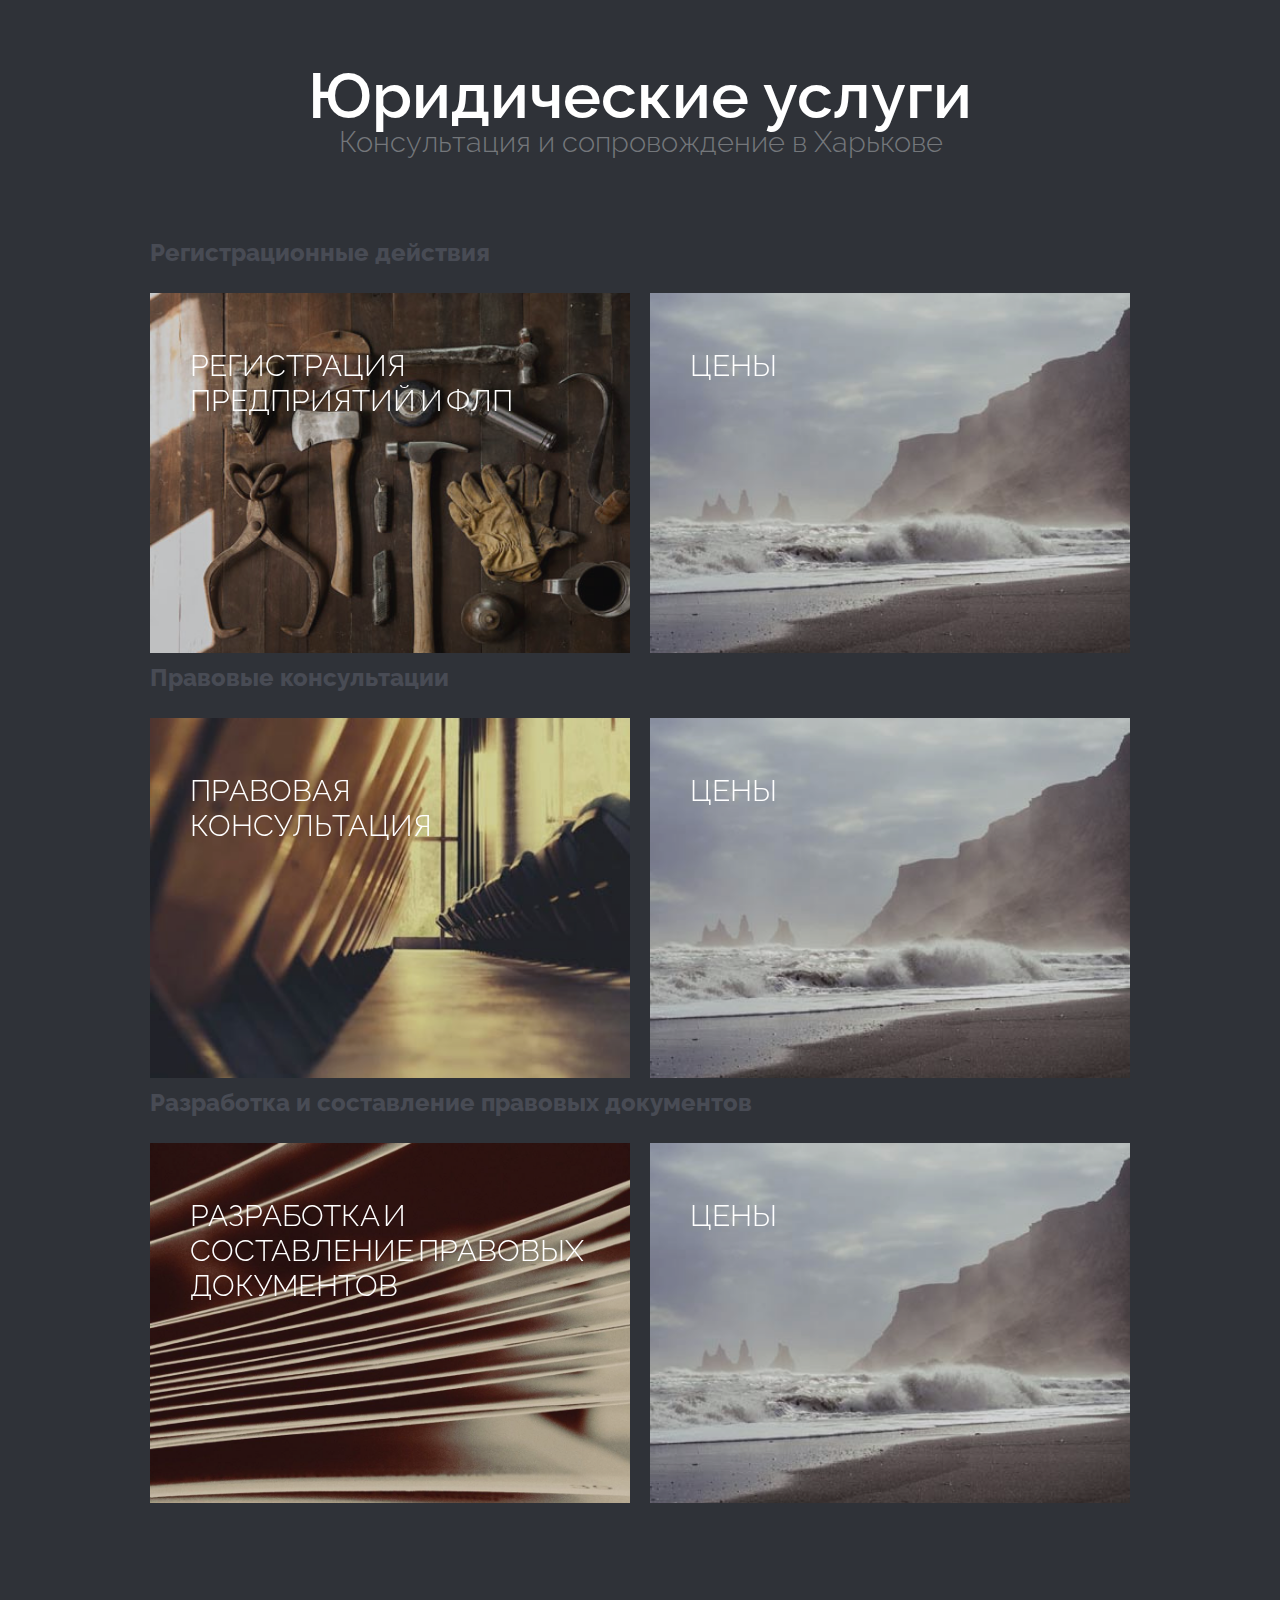
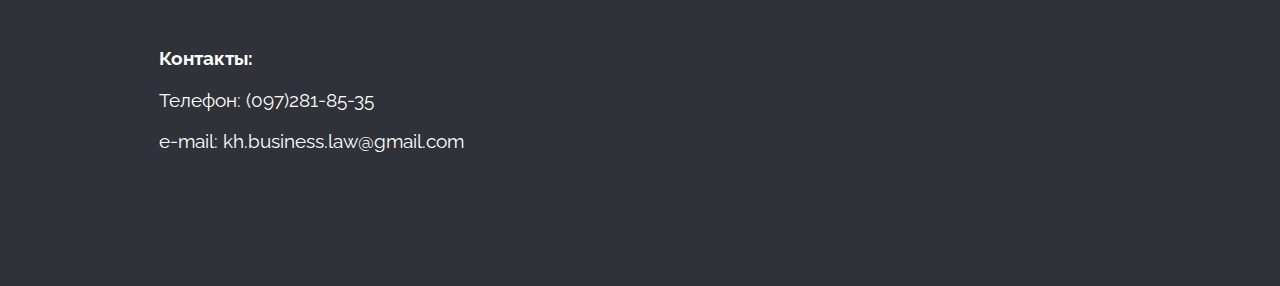
<file: index.html>
<!DOCTYPE html>
<html lang="en" class="no-js">
	<head>
		<meta charset="UTF-8" />
		<meta http-equiv="X-UA-Compatible" content="IE=edge">
		<meta name="viewport" content="width=device-width, initial-scale=1">
		<title>Юридические услуги | Услуги</title>
		<meta name="description" content="Юридические услуги, Law services" />
		<meta name="keywords" content="lawyer, aggreement, юрист харьков, договор, договор харьков, аренда, аренда харьков, консультации, юридическое сопровождение, консальтинг,
		внешнеэкономичекая деятельность, ВЭД, хозяйственное право" />
		<link rel="shortcut icon" href="../favicon.ico">
		<link href='http://fonts.googleapis.com/css?family=Raleway:400,800,300' rel='stylesheet' type='text/css'>
		<link rel="stylesheet" type="text/css" href="css/normalize.css" />
		<link rel="stylesheet" type="text/css" href="css/demo.css" />
		<link rel="stylesheet" type="text/css" href="css/set2.css" />
		<!--[if IE]>
  		<script src="http://html5shiv.googlecode.com/svn/trunk/html5.js"></script>
		<![endif]-->
	</head>
	<body>
			<header class="codrops-header">
				<h1>Юридические услуги <span>Консультация и сопровождение в Харькове</span></h1>

			</header>
			<div class="content">
				<h2>Регистрационные действия</h2>
				<div class="grid">
					<figure class="effect-julia">
						<img src="img/29.jpg" alt="img29"/>
						<figcaption>
							<h2>Регистрация  предприятий и ФЛП</h2>
							<div>
								<p>Разработка документации</p>
								<p>Регистрация предприятия и ФЛП </p>
								<p>Постановка на учет</p>
								<p>Открытие банковского счета</p>
								<p>Оформление печати</p>
							</div>
							<a href="#">View more</a>
						</figcaption>
					</figure>
					<figure class="effect-julia">
						<img src="img/22.jpg" alt="img22"/>
						<figcaption>
							<h2>Цены</h2>
							<div>
								<p>Регистрация ООО  от 3000 грн.</p>
								<p>Регистрация ФЛП 900 грн.</p>
								<p>Открытие счета в банке 400 грн.</p>
								<p>Оформление печати 550 грн.</p>

							</div>
							<a href="#">View more</a>
						</figcaption>
					</figure>
				</div>
				<div class="content">
					<h2>Правовые  консультации</h2>
					<div class="grid">
						<figure class="effect-julia">
							<img src="img/1.jpg" alt="img1"/>
							<figcaption>
								<h2>Правовая консультация</h2>
								<div>
									<p>В сфере: Гражданского права</p>
									<p>Земельного права</p>
								  <p>Хозяйственного права</p>
									<p>Трудового права</p>
									<p>Корпоративного права</p>
								</div>
								<a href="#">View more</a>
							</figcaption>
						</figure>
						<figure class="effect-julia">
							<img src="img/22.jpg" alt="img22"/>
							<figcaption>
								<h2>Цены</h2>
								<div>
									<p>От 400 грн.</p>
								</div>


								<a href="#">View more</a>
							</figcaption>
						</figure>
					</div>
					<div class="content">
						<h2>Разработка и составление правовых документов</h2>
						<div class="grid">
							<figure class="effect-julia">
								<img src="img/35.jpg" alt="img35"/>
								<figcaption>
									<h2>Разработка и составление правовых документов</h2>
									<div>
										<p>Разработка типового договора с учетом защиты интересов заказчика</p>
										<p>Составление претензий, исковых заявлений, апелляционных жалоб</p>
									  <p>Составление ходатайств, заявлений</p>

									</div>
									<a href="#">View more</a>
								</figcaption>
							</figure>
							<figure class="effect-julia">
								<img src="img/22.jpg" alt="img22"/>
								<figcaption>
									<h2>Цены</h2>
									<div>
										<p>Разработка договора от 500 грн.</p>
										<p>Составление претензий, заявлений, жалоб от 600 грн.</br></p>
										<p>Составление ходатайств,<br>заявлений oт 200 грн.</br></p>
									</div>


									<a href="#">View more</a>
								</figcaption>
							</figure>
						</div>
			
			<!-- Related demos -->
			<section class="related">
				<p><strong>Контакты:</strong></p>
				<p>Телефон: (097)281-85-35</p>
				<p>e-mail: kh.business.law@gmail.com</p>
			</section>
		</div><!-- /container -->
		<script>
			// For Demo purposes only (show hover effect on mobile devices)
			[].slice.call( document.querySelectorAll('a[href="#"') ).forEach( function(el) {
				el.addEventListener( 'click', function(ev) { ev.preventDefault(); } );
			} );
		</script>
	</body>
</html>
</file>
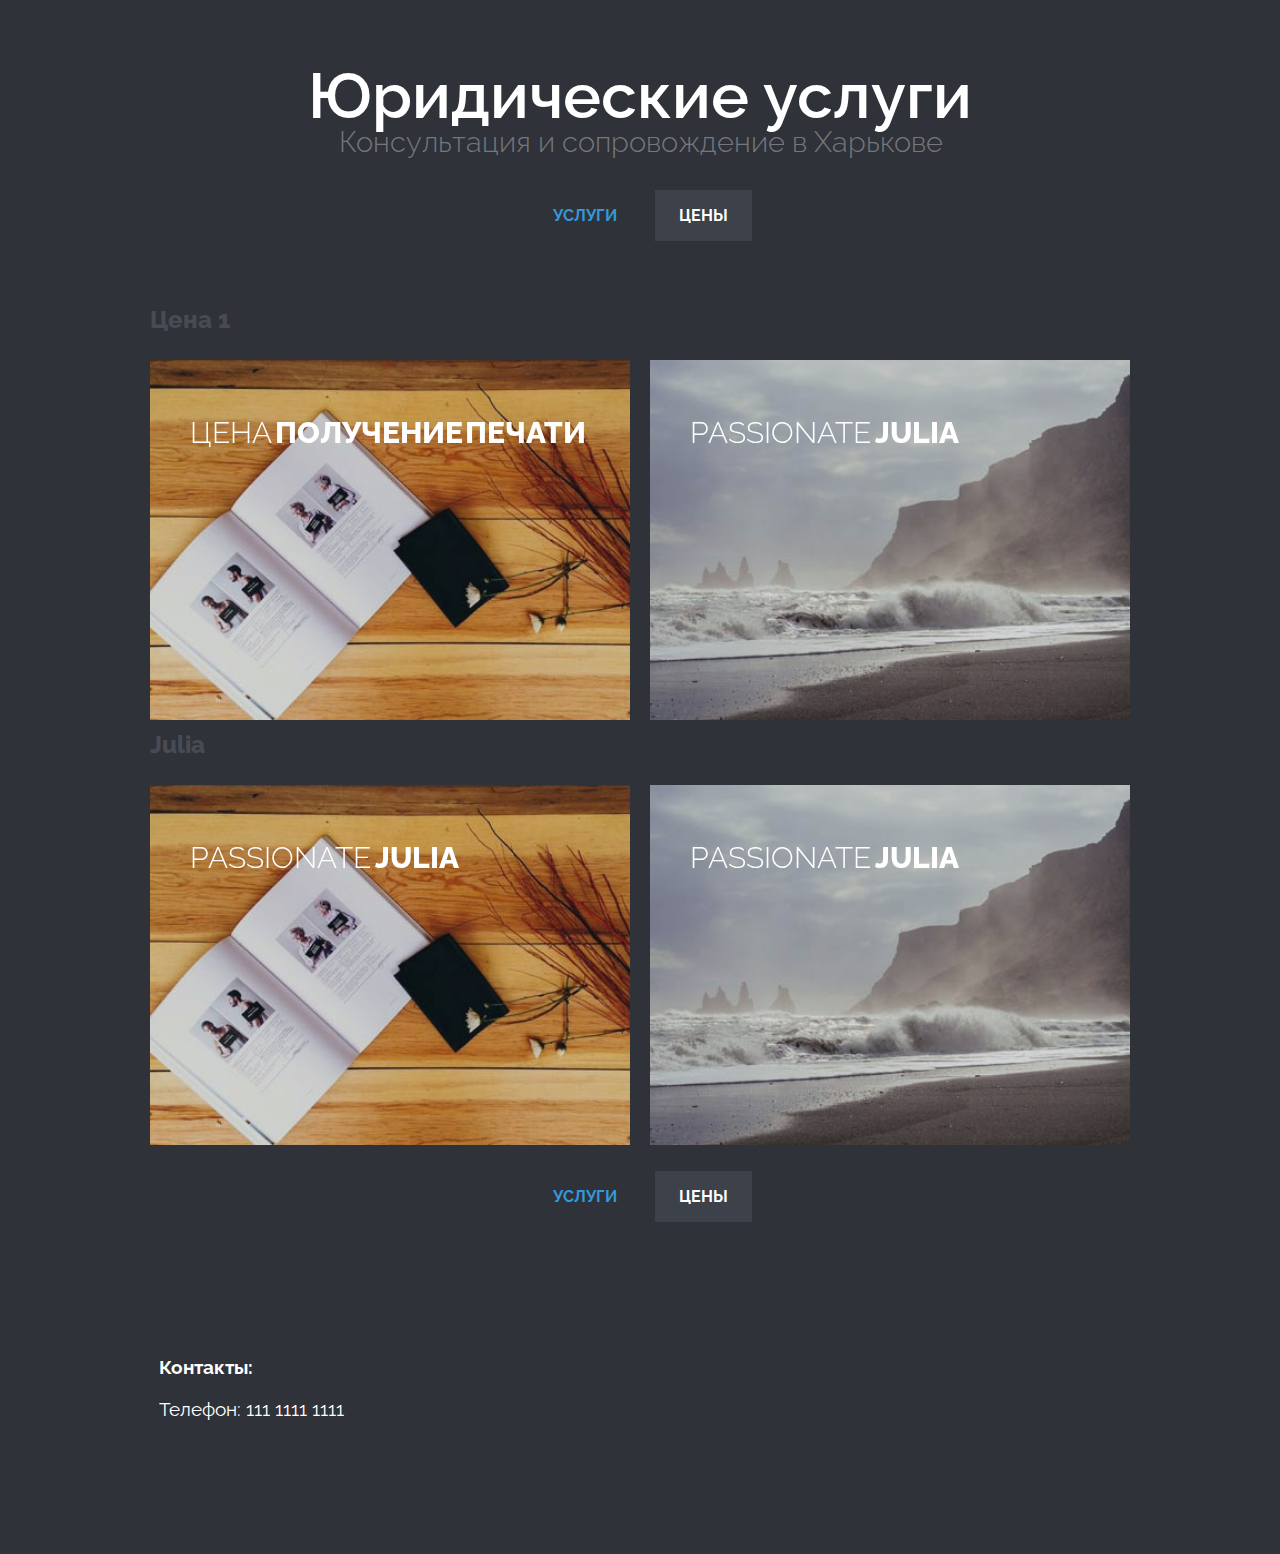
<file: index2.html>
<!DOCTYPE html>
<html lang="ru" class="no-js">
	<head>
		<meta charset="UTF-8" />
		<meta http-equiv="X-UA-Compatible" content="IE=edge">
		<meta name="viewport" content="width=device-width, initial-scale=1">
		<title>Юридические услуги | Цены</title>
		<meta name="description" content="Юридические услуги, Law services" />
		<meta name="keywords" content="lawyer, aggreement, юрист харьков, договор, договор харьков, аренда, аренда харьков, консультации, юридическое сопровождение, консальтинг,
		внешнеэкономичекая деятельность, ВЭД, хозяйственное право" />
    <link rel="shortcut icon" href="../favicon.ico">
		<link href='http://fonts.googleapis.com/css?family=Raleway:400,800,500,600' rel='stylesheet' type='text/css'>
		<link rel="stylesheet" type="text/css" href="css/normalize.css" />
		<link rel="stylesheet" type="text/css" href="css/demo.css" />
		<link rel="stylesheet" type="text/css" href="css/set2.css" />
		<link rel="stylesheet" type="text/css" href="fonts/font-awesome-4.2.0/css/font-awesome.min.css" />
		<!--[if IE]>
  		<script src="http://html5shiv.googlecode.com/svn/trunk/html5.js"></script>
		<![endif]-->
	</head>
	<body>
		<div class="container">
			<!-- Top Navigation -->

		<header class="codrops-header">
				<h1>Юридические услуги <span>Консультация и сопровождение в Харькове</span></h1>
				<nav class="codrops-demos">
					<a href="index.html">Услуги</a>
					<a class="current-demo" href="index2.html">Цены</a>

				</nav>
			</header>
			<div class="content">
				<h2>Цена 1</h2>
				<div class="grid">
					<figure class="effect-julia">
						<img src="img/21.jpg" alt="img21"/>
						<figcaption>
							<h2>Цена <span>Получение печати</span></h2>
							<div>
								<p>250 грн</p>
								<p></p>
								<p></p>
							</div>
							<a href="#">View more</a>
						</figcaption>
					</figure>
					<figure class="effect-julia">
						<img src="img/22.jpg" alt="img22"/>
						<figcaption>
							<h2>Passionate <span>Julia</span></h2>
							<div>
								<p>Julia dances in the deep dark</p>
								<p>She loves the smell of the ocean</p>
								<p>And dives into the morning light</p>
							</div>
							<a href="#">View more</a>
						</figcaption>
					</figure>
				</div>
				<div class="content">
					<h2>Julia</h2>
					<div class="grid">
						<figure class="effect-julia">
							<img src="img/21.jpg" alt="img21"/>
							<figcaption>
								<h2>Passionate <span>Julia</span></h2>
								<div>
									<p>Julia dances in the deep dark</p>
									<p>She loves the smell of the ocean</p>
									<p>And dives into the morning light</p>
								</div>
								<a href="#">View more</a>
							</figcaption>
						</figure>
						<figure class="effect-julia">
							<img src="img/22.jpg" alt="img22"/>
							<figcaption>
								<h2>Passionate <span>Julia</span></h2>
								<div>
									<p>Julia dances in the deep dark</p>
									<p>She loves the smell of the ocean</p>
									<p>And dives into the morning light</p>
								</div>
								<a href="#">View more</a>
							</figcaption>
						</figure>
					</div>
			<nav class="codrops-demos">
				<a href="index.html">Услуги</a>
				<a class="current-demo" href="index2.html">Цены</a>
			</nav>
			<!-- Related demos -->
			<section class="related">
				<p><strong>Контакты:</strong></p>
				<p>Телефон: 111 1111 1111</p>
			</section>
		</div><!-- /container -->
		<script>
			// For Demo purposes only (show hover effect on mobile devices)
			[].slice.call( document.querySelectorAll('a[href="#"') ).forEach( function(el) {
				el.addEventListener( 'click', function(ev) { ev.preventDefault(); } );
			} );
		</script>
	</body>
</html>
</file>
<file: css/demo.css>
@font-face {
	font-weight: normal;
	font-style: normal;
	font-family: 'codropsicons';
	src:url('../fonts/codropsicons/codropsicons.eot');
	src:url('../fonts/codropsicons/codropsicons.eot?#iefix') format('embedded-opentype'),
		url('../fonts/codropsicons/codropsicons.woff') format('woff'),
		url('../fonts/codropsicons/codropsicons.ttf') format('truetype'),
		url('../fonts/codropsicons/codropsicons.svg#codropsicons') format('svg');
}

*, *:after, *:before { -webkit-box-sizing: border-box; box-sizing: border-box; }
.clearfix:before, .clearfix:after { display: table; content: ''; }
.clearfix:after { clear: both; }

body {
	background: #2f3238;
	color: #fff;
	font-weight: 400;
	font-size: 1em;
	font-family: 'Raleway', Arial, sans-serif;
}

a {
	outline: none;
	color: #3498db;
	text-decoration: none;
}

a:hover, a:focus {
	color: #528cb3;
}

section {
	padding: 1em;
	text-align: left;
}

.content {
	margin: 0 auto;
	max-width: 1000px;
}

.content > h2 {
	clear: both;
	margin: 0;
	padding: 4em 1% 0;
	color: #484B54;
	font-weight: 800;
	font-size: 1.5em;
}

.content > h2:first-child {
	padding-top: 0em;
}

/* Header */
.codrops-header {
	margin: 0 auto;
	padding: 4em 1em;
	text-align: center;
}

.codrops-header h1 {
	margin: 0;
	font-weight: 600;
	font-size: 4em;
	line-height: 1;
}

.codrops-header h1 span{
	display: block;
	padding: 0 0 0.6em 0.1em;
	color: #74777b;
	font-weight: 300;
	font-size: 45%;
}

/* Demo links */
.codrops-demos {
	clear: both;
	padding: 1em 0 0;
	text-align: center;
}

.content + .codrops-demos {
	padding-top: 5em;
}

.codrops-demos a {
	display: inline-block;
	margin: 0 5px;
	padding: 1em 1.5em;
	text-transform: uppercase;
	font-weight: bold;
}

.codrops-demos a:hover,
.codrops-demos a:focus,
.codrops-demos a.current-demo {
	background: #3c414a;
	color: #fff;
}

/* To Navigation Style */
.codrops-top {
	width: 100%;
	text-transform: uppercase;
	font-weight: 800;
	font-size: 0.69em;
	line-height: 2.2;
}

.codrops-top a {
	display: inline-block;
	padding: 1em 2em;
	text-decoration: none;
	letter-spacing: 1px;
}

.codrops-top span.right {
	float: right;
}

.codrops-top span.right a {
	display: block;
	float: left;
}

.codrops-icon:before {
	margin: 0 4px;
	text-transform: none;
	font-weight: normal;
	font-style: normal;
	font-variant: normal;
	font-family: 'codropsicons';
	line-height: 1;
	speak: none;
	-webkit-font-smoothing: antialiased;
}

.codrops-icon-drop:before {
	content: "\e001";
}

.codrops-icon-prev:before {
	content: "\e004";
}

/* Related demos */
.related {
	clear: both;
	padding: 6em 1em;
	font-size: 120%;
}

.related > a {
	display: inline-block;
	margin: 20px 10px;
	padding: 25px;
	border: 1px solid #4f7f90;
	text-align: center;
}

.related a:hover {
	border-color: #39545e;
}

.related a img {
	max-width: 100%;
	opacity: 0.8;
}

.related a:hover img,
.related a:active img {
	opacity: 1;
}

.related a h3 {
	margin: 0;
	padding: 0.5em 0 0.3em;
	max-width: 300px;
	text-align: left;
}

@media screen and (max-width: 25em) {
	.codrops-header {
		font-size: 75%;
	}
	.codrops-icon span {
		display: none;
	}
}
</file>
<file: css/set2.css>
.grid {
	position: relative;
	clear: both;
	margin: 0 auto;
	padding: 1em 0 4em;
	max-width: 1000px;
	list-style: none;
	text-align: center;
}

/* Common style */
.grid figure {
	position: relative;
	float: left;
	overflow: hidden;
	margin: 10px 1%;
	min-width: 320px;
	max-width: 480px;
	max-height: 360px;
	width: 48%;
	height: auto;
	background: #3085a3;
	text-align: center;
	cursor: pointer;
}

.grid figure img {
	position: relative;
	display: block;
	min-height: 100%;
	max-width: 100%;
	opacity: 0.8;
}

.grid figure figcaption {
	padding: 2em;
	color: #fff;
	text-transform: uppercase;
	font-size: 1.25em;
	-webkit-backface-visibility: hidden;
	backface-visibility: hidden;
}

.grid figure figcaption::before,
.grid figure figcaption::after {
	pointer-events: none;
}

.grid figure figcaption,
.grid figure figcaption > a {
	position: absolute;
	top: 0;
	left: 0;
	width: 100%;
	height: 100%;
}

/* Anchor will cover the whole item by default */
/* For some effects it will show as a button */
.grid figure figcaption > a {
	z-index: 1000;
	text-indent: 200%;
	white-space: nowrap;
	font-size: 0;
	opacity: 0;
}

.grid figure h2 {
	word-spacing: -0.15em;
	font-weight: 300;
}

.grid figure h2 span {
	font-weight: 800;
}

.grid figure h2,
.grid figure p {
	margin: 0;
}

.grid figure p {
	letter-spacing: 1px;
	font-size: 68.5%;
}

/* Individual effects */

/*---------------*/
/***** Julia *****/
/*---------------*/

figure.effect-julia {
	background: #2f3238;
}

figure.effect-julia img {
	max-width: none;
	height: 400px;
	-webkit-transition: opacity 1s, -webkit-transform 1s;
	transition: opacity 1s, transform 1s;
	-webkit-backface-visibility: hidden;
	backface-visibility: hidden;
}

figure.effect-julia figcaption {
	text-align: left;
}

figure.effect-julia h2 {
	position: relative;
	padding: 0.5em 0;
}

figure.effect-julia p {
	display: inline-block;
	margin: 0 0 0.25em;
	padding: 0.4em 0.8em;
	background: rgba(255,255,255,0.9);
	color: #2f3238;
	text-transform: none;
	font-weight: 600;
	font-size: 85%;
	-webkit-transition: opacity 0.35s, -webkit-transform 0.35s;
	transition: opacity 0.35s, transform 0.35s;
	-webkit-transform: translate3d(-350px,0,0);
	transform: translate3d(-500px,0,0);
}

figure.effect-julia p:first-child {
	-webkit-transition-delay: 0.15s;
	transition-delay: 0.15s;
}

figure.effect-julia p:nth-of-type(2) {
	-webkit-transition-delay: 0.1s;
	transition-delay: 0.1s;
}

figure.effect-julia p:nth-of-type(3) {
	-webkit-transition-delay: 0.05s;
	transition-delay: 0.05s;
}

figure.effect-julia:hover p:first-child {
	-webkit-transition-delay: 0s;
	transition-delay: 0s;
}

figure.effect-julia:hover p:nth-of-type(2) {
	-webkit-transition-delay: 0.05s;
	transition-delay: 0.05s;
}

figure.effect-julia:hover p:nth-of-type(3) {
	-webkit-transition-delay: 0.1s;
	transition-delay: 0.1s;
}

figure.effect-julia:hover img {
	opacity: 0.4;
	-webkit-transform: scale3d(1.1,1.1,1);
	transform: scale3d(1.1,1.1,1);
}

figure.effect-julia:hover p {
	opacity: 1;
	-webkit-transform: translate3d(0,0,0);
	transform: translate3d(0,0,0);
}

/*-----------------*/
/***** Goliath *****/
/*-----------------*/

figure.effect-goliath {
	background: #df4e4e;
}

figure.effect-goliath img,
figure.effect-goliath h2 {
	-webkit-transition: -webkit-transform 0.35s;
	transition: transform 0.35s;
}

figure.effect-goliath img {
	-webkit-backface-visibility: hidden;
	backface-visibility: hidden;
}

figure.effect-goliath h2,
figure.effect-goliath p {
	position: absolute;
	bottom: 0;
	left: 0;
	padding: 30px;
}

figure.effect-goliath p {
	text-transform: none;
	font-size: 90%;
	opacity: 0;
	-webkit-transition: opacity 0.35s, -webkit-transform 0.35s;
	transition: opacity 0.35s, transform 0.35s;
	-webkit-transform: translate3d(0,50px,0);
	transform: translate3d(0,50px,0);
}

figure.effect-goliath:hover img {
	-webkit-transform: translate3d(0,-80px,0);
	transform: translate3d(0,-80px,0);
}

figure.effect-goliath:hover h2 {
	-webkit-transform: translate3d(0,-100px,0);
	transform: translate3d(0,-100px,0);
}

figure.effect-goliath:hover p {
	opacity: 1;
	-webkit-transform: translate3d(0,0,0);
	transform: translate3d(0,0,0);
}

/*-----------------*/
/***** Hera *****/
/*-----------------*/

figure.effect-hera {
	background: #303fa9;
}

figure.effect-hera h2 {
	font-size: 158.75%;
}

figure.effect-hera h2,
figure.effect-hera p {
	position: absolute;
	top: 50%;
	left: 50%;
	-webkit-transition: opacity 0.35s, -webkit-transform 0.35s;
	transition: opacity 0.35s, transform 0.35s;
	-webkit-transform: translate3d(-50%,-50%,0);
	transform: translate3d(-50%,-50%,0);
	-webkit-transform-origin: 50%;
	transform-origin: 50%;
}

figure.effect-hera figcaption::before {
	position: absolute;
	top: 50%;
	left: 50%;
	width: 200px;
	height: 200px;
	border: 2px solid #fff;
	content: '';
	opacity: 0;
	-webkit-transition: opacity 0.35s, -webkit-transform 0.35s;
	transition: opacity 0.35s, transform 0.35s;
	-webkit-transform: translate3d(-50%,-50%,0) rotate3d(0,0,1,-45deg) scale3d(0,0,1);
	transform: translate3d(-50%,-50%,0) rotate3d(0,0,1,-45deg) scale3d(0,0,1);
	-webkit-transform-origin: 50%;
	transform-origin: 50%;
}

figure.effect-hera p {
	width: 100px;
	text-transform: none;
	font-size: 121%;
	line-height: 2;
}

figure.effect-hera p a {
	color: #fff;
}

figure.effect-hera p a:hover,
figure.effect-hera p a:focus {
	opacity: 0.6;
}

figure.effect-hera p a i {
	opacity: 0;
	-webkit-transition: opacity 0.35s, -webkit-transform 0.35s;
	transition: opacity 0.35s, transform 0.35s;
}

figure.effect-hera p a:first-child i {
	-webkit-transform: translate3d(-60px,-60px,0);
	transform: translate3d(-60px,-60px,0);
}

figure.effect-hera p a:nth-child(2) i {
	-webkit-transform: translate3d(60px,-60px,0);
	transform: translate3d(60px,-60px,0);
}

figure.effect-hera p a:nth-child(3) i {
	-webkit-transform: translate3d(-60px,60px,0);
	transform: translate3d(-60px,60px,0);
}

figure.effect-hera p a:nth-child(4) i {
	-webkit-transform: translate3d(60px,60px,0);
	transform: translate3d(60px,60px,0);
}

figure.effect-hera:hover figcaption::before {
	opacity: 1;
	-webkit-transform: translate3d(-50%,-50%,0) rotate3d(0,0,1,-45deg) scale3d(1,1,1);
	transform: translate3d(-50%,-50%,0) rotate3d(0,0,1,-45deg) scale3d(1,1,1);
}

figure.effect-hera:hover h2 {
	opacity: 0;
	-webkit-transform: translate3d(-50%,-50%,0) scale3d(0.8,0.8,1);
	transform: translate3d(-50%,-50%,0) scale3d(0.8,0.8,1);
}

figure.effect-hera:hover p i:empty {
	-webkit-transform: translate3d(0,0,0);
	transform: translate3d(0,0,0); /* just because it's stronger than nth-child */
	opacity: 1;
}

/*-----------------*/
/***** Winston *****/
/*-----------------*/

figure.effect-winston {
	background: #162633;
	text-align: left;
}

figure.effect-winston img {
	-webkit-transition: opacity 0.45s;
	transition: opacity 0.45s;
	-webkit-backface-visibility: hidden;
	backface-visibility: hidden;
}

figure.effect-winston figcaption::before {
	position: absolute;
	top: 0;
	left: 0;
	width: 100%;
	height: 100%;
	background: url(../img/triangle.svg) no-repeat center center;
	background-size: 100% 100%;
	content: '';
	-webkit-transition: opacity 0.45s, -webkit-transform 0.45s;
	transition: opacity 0.45s, transform 0.45s;
	-webkit-transform: rotate3d(0,0,1,45deg);
	transform: rotate3d(0,0,1,45deg);
	-webkit-transform-origin: 0 100%;
	transform-origin: 0 100%;
}

figure.effect-winston h2 {
	-webkit-transition: -webkit-transform 0.35s;
	transition: transform 0.35s;
	-webkit-transform: translate3d(0,20px,0);
	transform: translate3d(0,20px,0);
}

figure.effect-winston p {
	position: absolute;
	right: 0;
	bottom: 0;
	padding: 0 1.5em 7% 0;
}

figure.effect-winston a {
	margin: 0 10px;
	color: #5d504f;
	font-size: 170%;
}

figure.effect-winston a:hover,
figure.effect-winston a:focus {
	color: #cc6055;
}

figure.effect-winston p a i {
	opacity: 0;
	-webkit-transition: opacity 0.35s, -webkit-transform 0.35s;
	transition: opacity 0.35s, transform 0.35s;
	-webkit-transform: translate3d(0,50px,0);
	transform: translate3d(0,50px,0);
}

figure.effect-winston:hover img {
	opacity: 0.6;
}

figure.effect-winston:hover h2 {
	-webkit-transform: translate3d(0,0,0);
	transform: translate3d(0,0,0);
}

figure.effect-winston:hover figcaption::before {
	opacity: 0.7;
	-webkit-transform: rotate3d(0,0,1,20deg);
	transform: rotate3d(0,0,1,20deg);
}

figure.effect-winston:hover p i {
	opacity: 1;
	-webkit-transform: translate3d(0,0,0);
	transform: translate3d(0,0,0);
}

figure.effect-winston:hover p a:nth-child(3) i {
	-webkit-transition-delay: 0.05s;
	transition-delay: 0.05s;
}

figure.effect-winston:hover p a:nth-child(2) i {
	-webkit-transition-delay: 0.1s;
	transition-delay: 0.1s;
}

figure.effect-winston:hover p a:first-child i {
	-webkit-transition-delay: 0.15s;
	transition-delay: 0.15s;
}

/*-----------------*/
/***** Selena *****/
/*-----------------*/

figure.effect-selena {
	background: #fff;
}

figure.effect-selena img {
	opacity: 0.95;
	-webkit-transition: -webkit-transform 0.35s;
	transition: transform 0.35s;
	-webkit-transform-origin: 50% 50%;
	transform-origin: 50% 50%;
}

figure.effect-selena:hover img {
	-webkit-transform: scale3d(0.95,0.95,1);
	transform: scale3d(0.95,0.95,1);
}

figure.effect-selena h2 {
	-webkit-transition: -webkit-transform 0.35s;
	transition: transform 0.35s;
	-webkit-transform: translate3d(0,20px,0);
	transform: translate3d(0,20px,0);
}

figure.effect-selena p {
	opacity: 0;
	-webkit-transition: opacity 0.35s, -webkit-transform 0.35s;
	transition: opacity 0.35s, transform 0.35s;
	-webkit-transform: perspective(1000px) rotate3d(1,0,0,90deg);
	transform: perspective(1000px) rotate3d(1,0,0,90deg);
	-webkit-transform-origin: 50% 0%;
	transform-origin: 50% 0%;
}

figure.effect-selena:hover h2 {
	-webkit-transform: translate3d(0,0,0);
	transform: translate3d(0,0,0);
}

figure.effect-selena:hover p {
	opacity: 1;
	-webkit-transform: perspective(1000px) rotate3d(1,0,0,0);
	transform: perspective(1000px) rotate3d(1,0,0,0);
}

/*-----------------*/
/***** Terry *****/
/*-----------------*/

figure.effect-terry {
	background: #34495e;
}

figure.effect-terry figcaption {
	padding: 1em;
}

figure.effect-terry figcaption::before,
figure.effect-terry figcaption::after {
	position: absolute;
	width: 200%;
	height: 200%;
	border-style: solid;
	border-color: #101010;
	content: '';
	-webkit-transition: -webkit-transform 0.35s;
	transition: transform 0.35s;
}

figure.effect-terry figcaption::before {
	right: 0;
	bottom: 0;
	border-width: 0 70px 60px 0;
	-webkit-transform: translate3d(70px,60px,0);
	transform: translate3d(70px,60px,0);
}

figure.effect-terry figcaption::after {
	top: 0;
	left: 0;
	border-width: 15px 0 0 15px;
	-webkit-transform: translate3d(-15px,-15px,0);
	transform: translate3d(-15px,-15px,0);
}

figure.effect-terry img,
figure.effect-terry p a {
	-webkit-transition: opacity 0.35s, -webkit-transform 0.35s;
	transition: opacity 0.35s, transform 0.35s;
}

figure.effect-terry img {
	opacity: 0.85;
}

figure.effect-terry h2 {
	position: absolute;
	bottom: 0;
	left: 0;
	padding: 0.4em 10px;
	width: 50%;
	-webkit-transition: -webkit-transform 0.35s;
	transition: transform 0.35s;
	-webkit-transform: translate3d(100%,0,0);
	transform: translate3d(100%,0,0);
}

@media screen and (max-width: 920px) {
	figure.effect-terry h2 {
		padding: 0.75em 10px;
		font-size: 120%;
	}
}

figure.effect-terry p {
	float: right;
	clear: both;
	text-align: left;
	text-transform: none;
	font-size: 111%;
}

figure.effect-terry p a {
	display: block;
	margin-bottom: 1em;
	color: #fff;
	opacity: 0;
	-webkit-transform: translate3d(90px,0,0);
	transform: translate3d(90px,0,0);
}

figure.effect-terry p a:hover,
figure.effect-terry p a:focus {
	color: #f3cf3f;
}

figure.effect-terry:hover figcaption::before,
figure.effect-terry:hover figcaption::after {
	-webkit-transform: translate3d(0,0,0);
	transform: translate3d(0,0,0);
}

figure.effect-terry:hover img {
	opacity: 0.6;

}

figure.effect-terry:hover h2,
figure.effect-terry:hover p a {
	-webkit-transform: translate3d(0,0,0);
	transform: translate3d(0,0,0);
}

figure.effect-terry:hover p a {
	opacity: 1;
}

figure.effect-terry:hover p a:first-child {
	-webkit-transition-delay: 0.025s;
	transition-delay: 0.025s;
}

figure.effect-terry:hover p a:nth-child(2) {
	-webkit-transition-delay: 0.05s;
	transition-delay: 0.05s;
}

figure.effect-terry:hover p a:nth-child(3) {
	-webkit-transition-delay: 0.075s;
	transition-delay: 0.075s;
}

figure.effect-terry:hover p a:nth-child(4) {
	-webkit-transition-delay: 0.1s;
	transition-delay: 0.1s;
}

/*-----------------*/
/***** Phoebe *****/
/*-----------------*/

figure.effect-phoebe {
	background: #675983;
}

figure.effect-phoebe img {
	opacity: 0.85;
	-webkit-transition: opacity 0.35s;
	transition: opacity 0.35s;
}

figure.effect-phoebe:hover img {
	opacity: 0.6;
}

figure.effect-phoebe figcaption::before {
	position: absolute;
	top: 0;
	left: 0;
	width: 100%;
	height: 100%;
	background: url(../img/triangle2.svg) no-repeat center center;
	background-size: 100% 100%;
	content: '';
	-webkit-transition: opacity 0.35s, -webkit-transform 0.35s;
	transition: opacity 0.35s, transform 0.35s;
	-webkit-transform: scale3d(5,2.5,1);
	transform: scale3d(5,2.5,1);
	-webkit-transform-origin: 50% 50%;
	transform-origin: 50% 50%;
}

figure.effect-phoebe:hover figcaption::before {
	opacity: 0.6;
	-webkit-transform: scale3d(1,1,1);
	transform: scale3d(1,1,1);
}

figure.effect-phoebe h2 {
	margin-top: 1em;
	-webkit-transition: transform 0.35s;
	transition: transform 0.35s;
	-webkit-transform: translate3d(0,40px,0);
	transform: translate3d(0,40px,0);
}

figure.effect-phoebe:hover h2 {
	-webkit-transform: translate3d(0,0,0);
	transform: translate3d(0,0,0);
}

figure.effect-phoebe p a {
	color: #fff;
	font-size: 140%;
	opacity: 0;
	position: relative;
	display: inline-block;
	-webkit-transition: opacity 0.35s, -webkit-transform 0.35s;
	transition: opacity 0.35s, transform 0.35s;
}

figure.effect-phoebe p a:first-child {
	-webkit-transform: translate3d(-60px,-60px,0);
	transform: translate3d(-60px,-60px,0);
}

figure.effect-phoebe p a:nth-child(2) {
	-webkit-transform: translate3d(0,60px,0);
	transform: translate3d(0,60px,0);
}

figure.effect-phoebe p a:nth-child(3) {
	-webkit-transform: translate3d(60px,-60px,0);
	transform: translate3d(60px,-60px,0);
}

figure.effect-phoebe:hover p a {
	opacity: 1;
	-webkit-transform: translate3d(0,0,0);
	transform: translate3d(0,0,0);
}

/*-----------------*/
/***** Apollo *****/
/*-----------------*/

figure.effect-apollo {
	background: #3498db;
}

figure.effect-apollo img {
	opacity: 0.95;
	-webkit-transition: opacity 0.35s, -webkit-transform 0.35s;
	transition: opacity 0.35s, transform 0.35s;
	-webkit-transform: scale3d(1.05,1.05,1);
	transform: scale3d(1.05,1.05,1);
}

figure.effect-apollo figcaption::before {
	position: absolute;
	top: 0;
	left: 0;
	width: 100%;
	height: 100%;
	background: rgba(255,255,255,0.5);
	content: '';
	-webkit-transition: -webkit-transform 0.6s;
	transition: transform 0.6s;
	-webkit-transform: scale3d(1.9,1.4,1) rotate3d(0,0,1,45deg) translate3d(0,-100%,0);
	transform: scale3d(1.9,1.4,1) rotate3d(0,0,1,45deg) translate3d(0,-100%,0);
}

figure.effect-apollo p {
	position: absolute;
	right: 0;
	bottom: 0;
	margin: 3em;
	padding: 0 1em;
	max-width: 150px;
	border-right: 4px solid #fff;
	text-align: right;
	opacity: 0;
	-webkit-transition: opacity 0.35s;
	transition: opacity 0.35s;
}

figure.effect-apollo h2 {
	text-align: left;
}

figure.effect-apollo:hover img {
	opacity: 0.6;
	-webkit-transform: scale3d(1,1,1);
	transform: scale3d(1,1,1);
}

figure.effect-apollo:hover figcaption::before {
	-webkit-transform: scale3d(1.9,1.4,1) rotate3d(0,0,1,45deg) translate3d(0,100%,0);
	transform: scale3d(1.9,1.4,1) rotate3d(0,0,1,45deg) translate3d(0,100%,0);
}

figure.effect-apollo:hover p {
	opacity: 1;
	-webkit-transition-delay: 0.1s;
	transition-delay: 0.1s;
}

/*-----------------*/
/***** Kira *****/
/*-----------------*/

figure.effect-kira {
	background: #fff;
	text-align: left;
}

figure.effect-kira img {
	-webkit-transition: opacity 0.35s;
	transition: opacity 0.35s;
}

figure.effect-kira figcaption {
	z-index: 1;
}

figure.effect-kira p {
	padding: 2.25em 0.5em;
	font-weight: 600;
	font-size: 100%;
	line-height: 1.5;
	opacity: 0;
	-webkit-transition: opacity 0.35s, -webkit-transform 0.35s;
	transition: opacity 0.35s, transform 0.35s;
	-webkit-transform: translate3d(0,-10px,0);
	transform: translate3d(0,-10px,0);
}

figure.effect-kira p a {
	margin: 0 0.5em;
	color: #101010;
}

figure.effect-kira p a:hover,
figure.effect-kira p a:focus {
	opacity: 0.6;
}

figure.effect-kira figcaption::before {
	position: absolute;
	top: 0;
	right: 2em;
	left: 2em;
	z-index: -1;
	height: 3.5em;
	background: #fff;
	content: '';
	-webkit-transition: opacity 0.35s, -webkit-transform 0.35s;
	transition: opacity 0.35s, transform 0.35s;
	-webkit-transform: translate3d(0,4em,0) scale3d(1,0.023,1) ;
	transform: translate3d(0,4em,0) scale3d(1,0.023,1);
	-webkit-transform-origin: 50% 0;
	transform-origin: 50% 0;
}

figure.effect-kira:hover img {
	opacity: 0.5;
}

figure.effect-kira:hover p {
	opacity: 1;
	-webkit-transform: translate3d(0,0,0);
	transform: translate3d(0,0,0);
}

figure.effect-kira:hover figcaption::before {
	opacity: 0.7;
	-webkit-transform: translate3d(0,5em,0) scale3d(1,1,1) ;
	transform: translate3d(0,5em,0) scale3d(1,1,1);
}

/*-----------------*/
/***** Steve *****/
/*-----------------*/

figure.effect-steve {
	z-index: auto;
	overflow: visible;
	background: #000;
}

figure.effect-steve:before,
figure.effect-steve h2:before {
	position: absolute;
	top: 0;
	left: 0;
	z-index: -1;
	width: 100%;
	height: 100%;
	background: #000;
	content: '';
	-webkit-transition: opacity 0.35s;
	transition: opacity 0.35s;
}

figure.effect-steve:before {
	box-shadow: 0 3px 30px rgba(0,0,0,0.8);
	opacity: 0;
}

figure.effect-steve figcaption {
	z-index: 1;
}

figure.effect-steve img {
	opacity: 1;
	-webkit-transition: -webkit-transform 0.35s;
	transition: transform 0.35s;
	-webkit-transform: perspective(1000px) translate3d(0,0,0);
	transform: perspective(1000px) translate3d(0,0,0);
}

figure.effect-steve h2,
figure.effect-steve p {
	background: #fff;
	color: #2d434e;
}

figure.effect-steve h2 {
	position: relative;
	margin-top: 2em;
	padding: 0.25em;
}

figure.effect-steve h2:before {
	box-shadow: 0 1px 10px rgba(0,0,0,0.5);
}

figure.effect-steve p {
	margin-top: 1em;
	padding: 0.5em;
	font-weight: 800;
	opacity: 0;
	-webkit-transition: opacity 0.35s, -webkit-transform 0.35s;
	transition: opacity 0.35s, transform 0.35s;
	-webkit-transform: scale3d(0.9,0.9,1);
	transform: scale3d(0.9,0.9,1);
}

figure.effect-steve:hover:before {
	opacity: 1;
}

figure.effect-steve:hover img {
	-webkit-transform: perspective(1000px) translate3d(0,0,21px);
	transform: perspective(1000px) translate3d(0,0,21px);
}

figure.effect-steve:hover h2:before {
	opacity: 0;
}

figure.effect-steve:hover p {
	opacity: 1;
	-webkit-transform: scale3d(1,1,1);
	transform: scale3d(1,1,1);
}

/*-----------------*/
/***** Moses *****/
/*-----------------*/

figure.effect-moses {
	background: -webkit-linear-gradient(-45deg, #EC65B7 0%,#05E0D8 100%);
	background: linear-gradient(-45deg, #EC65B7 0%,#05E0D8 100%);
}

figure.effect-moses img {
	opacity: 0.85;
	-webkit-transition: opacity 0.35s;
	transition: opacity 0.35s;
}

figure.effect-moses h2,
figure.effect-moses p {
	padding: 20px;
	width: 50%;
	height: 50%;
	border: 2px solid #fff;
}

figure.effect-moses h2 {
	padding: 20px;
	width: 50%;
	height: 50%;
	text-align: left;
	-webkit-transition: -webkit-transform 0.35s;
	transition: transform 0.35s;
	-webkit-transform: translate3d(10px,10px,0);
	transform: translate3d(10px,10px,0);
}

figure.effect-moses p {
	float: right;
	padding: 20px;
	text-align: right;
	opacity: 0;
	-webkit-transition: opacity 0.35s, -webkit-transform 0.35s;
	transition: opacity 0.35s, transform 0.35s;
	-webkit-transform: translate3d(-50%,-50%,0);
	transform: translate3d(-50%,-50%,0);
}

figure.effect-moses:hover h2 {
	-webkit-transform: translate3d(0,0,0);
	transform: translate3d(0,0,0);
}

figure.effect-moses:hover p {
	opacity: 1;
	-webkit-transform: translate3d(0,0,0);
	transform: translate3d(0,0,0);
}

figure.effect-moses:hover img {
	opacity: 0.6;
}

/*---------------*/
/***** Jazz *****/
/*---------------*/

figure.effect-jazz {
	background: -webkit-linear-gradient(-45deg, #f3cf3f 0%,#f33f58 100%);
	background: linear-gradient(-45deg, #f3cf3f 0%,#f33f58 100%);
}

figure.effect-jazz img {
	opacity: 0.9;
}

figure.effect-jazz figcaption::after,
figure.effect-jazz img,
figure.effect-jazz p {
	-webkit-transition: opacity 0.35s, -webkit-transform 0.35s;
	transition: opacity 0.35s, transform 0.35s;
}

figure.effect-jazz figcaption::after {
	position: absolute;
	top: 0;
	left: 0;
	width: 100%;
	height: 100%;
	border-top: 1px solid #fff;
	border-bottom: 1px solid #fff;
	content: '';
	opacity: 0;
	-webkit-transform: rotate3d(0,0,1,45deg) scale3d(1,0,1);
	transform: rotate3d(0,0,1,45deg) scale3d(1,0,1);
	-webkit-transform-origin: 50% 50%;
	transform-origin: 50% 50%;
}

figure.effect-jazz h2,
figure.effect-jazz p {
	opacity: 1;
	-webkit-transform: scale3d(0.8,0.8,1);
	transform: scale3d(0.8,0.8,1);
}

figure.effect-jazz h2 {
	padding-top: 26%;
	-webkit-transition: -webkit-transform 0.35s;
	transition: transform 0.35s;
}

figure.effect-jazz p {
	padding: 0.5em 2em;
	text-transform: none;
	font-size: 0.85em;
	opacity: 0;
}

figure.effect-jazz:hover img {
	opacity: 0.7;
	-webkit-transform: scale3d(1.05,1.05,1);
	transform: scale3d(1.05,1.05,1);
}

figure.effect-jazz:hover figcaption::after {
	opacity: 1;
	-webkit-transform: rotate3d(0,0,1,45deg) scale3d(1,1,1);
	transform: rotate3d(0,0,1,45deg) scale3d(1,1,1);
}

figure.effect-jazz:hover h2,
figure.effect-jazz:hover p {
	opacity: 1;
	-webkit-transform: scale3d(1,1,1);
	transform: scale3d(1,1,1);
}

/*---------------*/
/***** Ming *****/
/*---------------*/

figure.effect-ming {
	background: #030c17;
}

figure.effect-ming img {
	opacity: 0.9;
	-webkit-transition: opacity 0.35s;
	transition: opacity 0.35s;
}

figure.effect-ming figcaption::before {
	position: absolute;
	top: 30px;
	right: 30px;
	bottom: 30px;
	left: 30px;
	border: 2px solid #fff;
	box-shadow: 0 0 0 30px rgba(255,255,255,0.2);
	content: '';
	opacity: 0;
	-webkit-transition: opacity 0.35s, -webkit-transform 0.35s;
	transition: opacity 0.35s, transform 0.35s;
	-webkit-transform: scale3d(1.4,1.4,1);
	transform: scale3d(1.4,1.4,1);
}

figure.effect-ming h2 {
	margin: 20% 0 10px 0;
	-webkit-transition: -webkit-transform 0.35s;
	transition: transform 0.35s;
}

figure.effect-ming p {
	padding: 1em;
	opacity: 0;
	-webkit-transition: opacity 0.35s, -webkit-transform 0.35s;
	transition: opacity 0.35s, transform 0.35s;
	-webkit-transform: scale(1.5);
	transform: scale(1.5);
}

figure.effect-ming:hover h2 {
	-webkit-transform: scale(0.9);
	transform: scale(0.9);
}

figure.effect-ming:hover figcaption::before,
figure.effect-ming:hover p {
	opacity: 1;
	-webkit-transform: scale3d(1,1,1);
	transform: scale3d(1,1,1);
}

figure.effect-ming:hover figcaption {
	background-color: rgba(58,52,42,0);
}

figure.effect-ming:hover img {
	opacity: 0.4;
}

/*---------------*/
/***** Lexi *****/
/*---------------*/

figure.effect-lexi {
	background: -webkit-linear-gradient(-45deg, #000 0%,#fff 100%);
	background: linear-gradient(-45deg, #000 0%,#fff 100%);
}

figure.effect-lexi img {
	margin: -10px 0 0 -10px;
	max-width: none;
	width: -webkit-calc(100% + 10px);
	width: calc(100% + 10px);
	opacity: 0.9;
	-webkit-transition: opacity 0.35s, -webkit-transform 0.35s;
	transition: opacity 0.35s, transform 0.35s;
	-webkit-transform: translate3d(10px,10px,0);
	transform: translate3d(10px,10px,0);
	-webkit-backface-visibility: hidden;
	backface-visibility: hidden;
}

figure.effect-lexi figcaption::before,
figure.effect-lexi p {
	-webkit-transition: opacity 0.35s, -webkit-transform 0.35s;
	transition: opacity 0.35s, transform 0.35s;
}

figure.effect-lexi figcaption::before {
	position: absolute;
	right: -100px;
	bottom: -100px;
	width: 300px;
	height: 300px;
	border: 2px solid #fff;
	border-radius: 50%;
	box-shadow: 0 0 0 900px rgba(255,255,255,0.2);
	content: '';
	opacity: 0;
	-webkit-transform: scale3d(0.5,0.5,1);
	transform: scale3d(0.5,0.5,1);
	-webkit-transform-origin: 50% 50%;
	transform-origin: 50% 50%;
}

figure.effect-lexi:hover img {
	opacity: 0.6;
	-webkit-transform: translate3d(0,0,0);
	transform: translate3d(0,0,0);
}

figure.effect-lexi h2 {
	text-align: left;
	-webkit-transition: -webkit-transform 0.35s;
	transition: transform 0.35s;
	-webkit-transform: translate3d(5px,5px,0);
	transform: translate3d(5px,5px,0);
}

figure.effect-lexi p {
	position: absolute;
	right: 0;
	bottom: 0;
	padding: 0 1.5em 1.5em 0;
	width: 140px;
	text-align: right;
	opacity: 0;
	-webkit-transform: translate3d(20px,20px,0);
	transform: translate3d(20px,20px,0);
}

figure.effect-lexi:hover figcaption::before {
	opacity: 1;
	-webkit-transform: scale3d(1,1,1);
	transform: scale3d(1,1,1);
}

figure.effect-lexi:hover h2,
figure.effect-lexi:hover p {
	opacity: 1;
	-webkit-transform: translate3d(0,0,0);
	transform: translate3d(0,0,0);
}

/*---------------*/
/***** Duke *****/
/*---------------*/

figure.effect-duke {
	background: -webkit-linear-gradient(-45deg, #34495e 0%,#cc6055 100%);
	background: linear-gradient(-45deg, #34495e 0%,#cc6055 100%);
}

figure.effect-duke img,
figure.effect-duke p {
	-webkit-transition: opacity 0.35s, -webkit-transform 0.35s;
	transition: opacity 0.35s, transform 0.35s;
}

figure.effect-duke:hover img {
	opacity: 0.1;
	-webkit-transform: scale3d(2,2,1);
	transform: scale3d(2,2,1);
}

figure.effect-duke h2 {
	-webkit-transition: -webkit-transform 0.35s;
	transition: transform 0.35s;
	-webkit-transform: scale3d(0.8,0.8,1);
	transform: scale3d(0.8,0.8,1);
	-webkit-transform-origin: 50% 100%;
	transform-origin: 50% 100%;
}

figure.effect-duke p {
	position: absolute;
	bottom: 0;
	left: 0;
	margin: 20px;
	padding: 30px;
	border: 2px solid #fff;
	text-transform: none;
	font-size: 90%;
	opacity: 0;
	-webkit-transform: scale3d(0.8,0.8,1);
	transform: scale3d(0.8,0.8,1);
	-webkit-transform-origin: 50% -100%;
	transform-origin: 50% -100%;
}

figure.effect-duke:hover h2,
figure.effect-duke:hover p {
	opacity: 1;
	-webkit-transform: scale3d(1,1,1);
	transform: scale3d(1,1,1);
}

/* Media queries */
@media screen and (max-width: 50em) {
	.content {
		padding: 0 10px;
		text-align: center;
	}
	.grid figure {
		display: inline-block;
		float: none;
		margin: 10px auto;
		width: 100%;
	}
}
</file>
